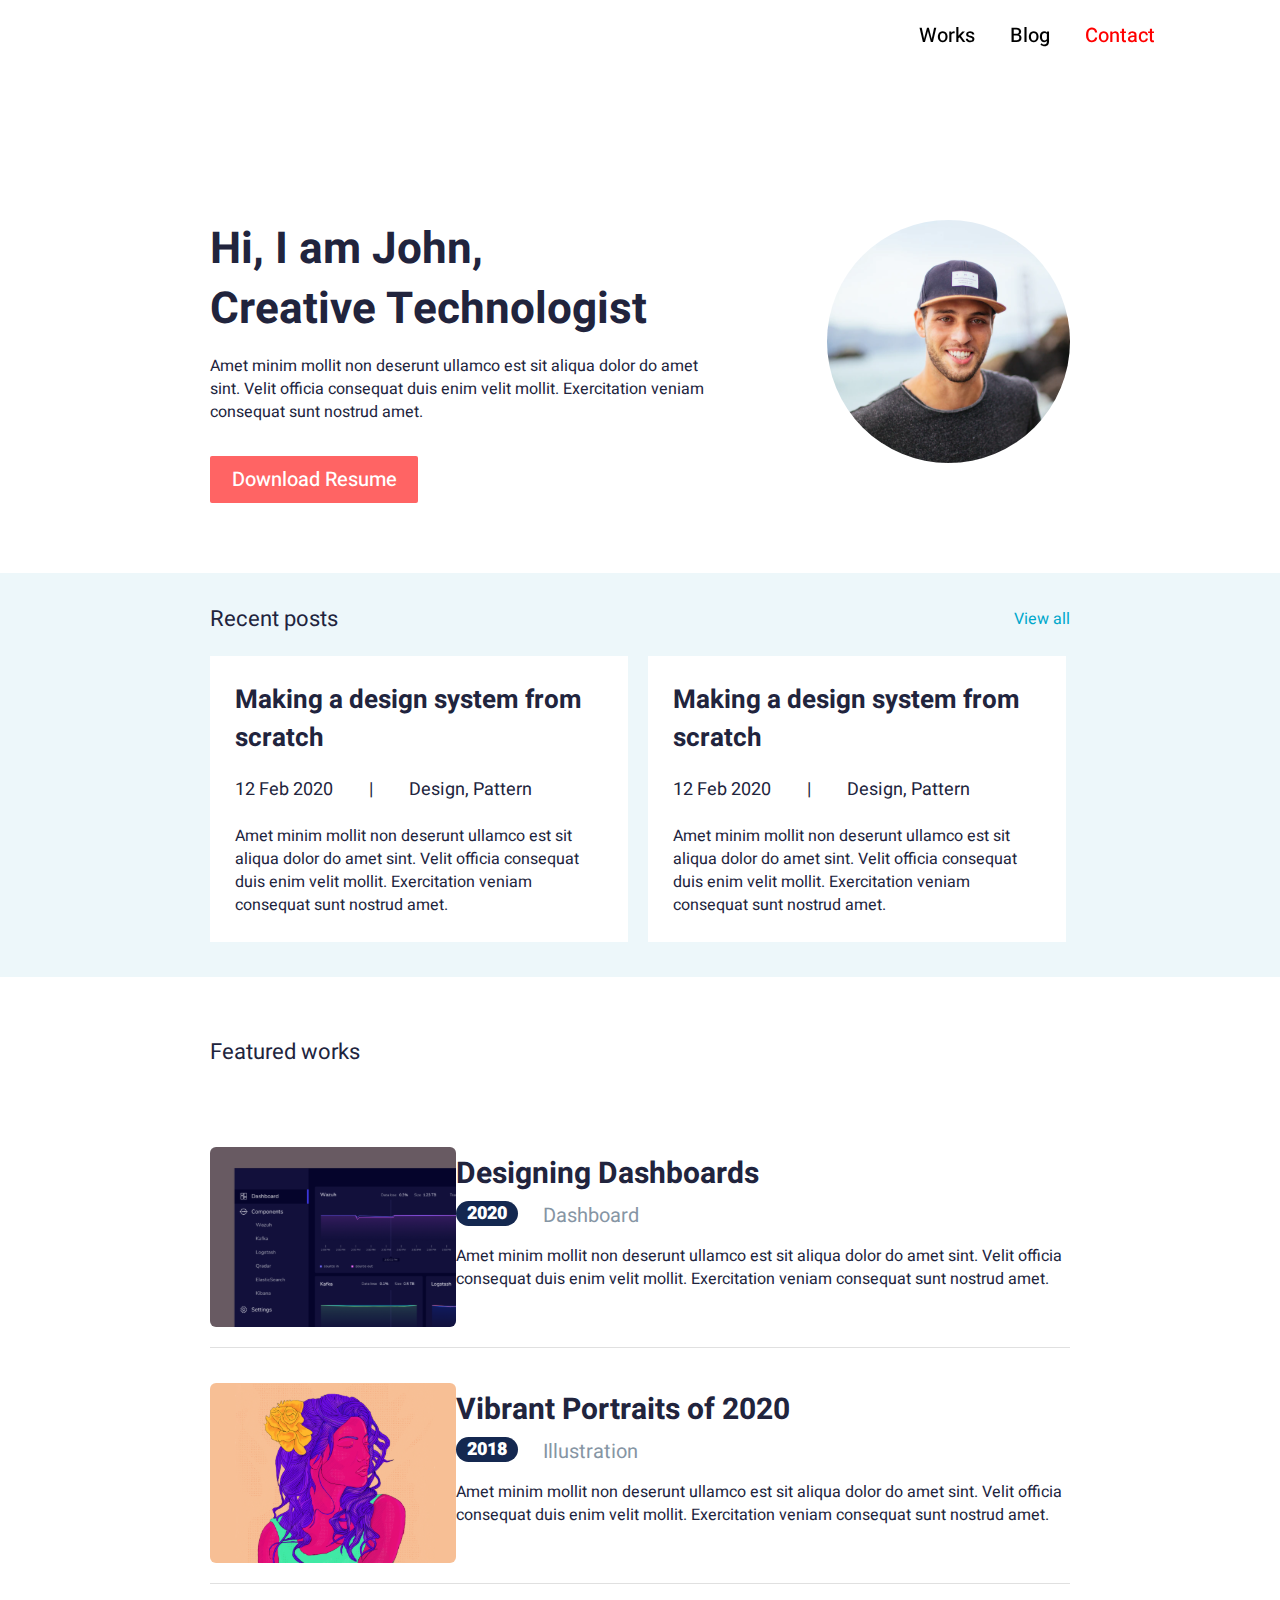
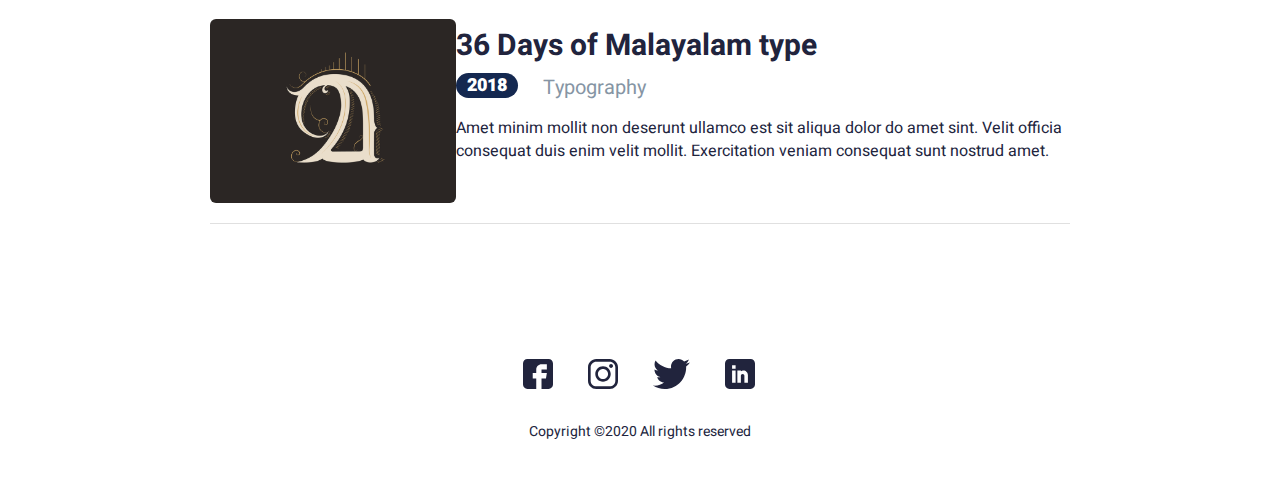
<file: index.html>
<!DOCTYPE html>
<html lang="en">

<head>
    <meta charset="UTF-8">
    <meta http-equiv="X-UA-Compatible" content="IE=edge">
    <meta name="viewport" content="width=device-width, initial-scale=1.0">
    <link rel="stylesheet" href="css/style.css">
    <link rel="shortcut icon" href="img/favicon.ico" type="image/x-icon">
    <title>John</title>
</head>

<body>
    <div class="wrapper">
        <header class="header">
            <div class="header-container">
                <div class="header__menu menu">
                    <div class="menu-icon icon-menu">
                        <span></span>
                    </div>
                    <nav class="menu__body">
                        <ul class="menu__list">
                            <li><a class="menu__link" href="work.html">Works</a></li>
                            <li><a class="menu__link" href="blog.html">Blog</a></li>
                            <li><a class="menu__link active-page" href="#">Contact</a></li>
                        </ul>
                    </nav>
                </div>
            </div>
        </header>
        <main class="page">
            <section class="hello">
                <div class="hello__content _container">
                    <div class="hello__row">
                        <div class="hello__info">
                            <h1 class="hello__info-tittle">Hi, I am John, <br>
                                Creative Technologist</h1>
                            <div class="hello__info-text">Amet minim mollit non deserunt ullamco est sit aliqua dolor do
                                amet <br> sint. Velit officia consequat duis enim velit mollit. Exercitation veniam <br>
                                consequat sunt nostrud amet.</div>
                            <a href="#" class="hello__info-btn">Download Resume</a>
                        </div>
                        <a href="#" class="hello__iamge">
                            <img src="img/Ellipse 1.svg" alt="">
                        </a>
                    </div>
                </div>
            </section>
            <section class="recent-posts">
                <div class="recent-posts--container _container">
                    <div class="recent-posts__head">
                        <div class="recent-posts__make">Recent posts</div>
                        <a href="#" class="recent-posts__all">View all</a>
                    </div>
                    <div class="recent-posts__main content-post">
                        <div class="content-post__row">
                            <div class="content-post__box box">
                                <h2 class="box__title">Making a design system from scratch</h2>
                                <div class="box__data">
                                    <p>12 Feb 2020 <span>|</span><a href="#">    Design, Pattern</a></p>
                                </div>
                                <div class="box__text">Amet minim mollit non deserunt ullamco est sit aliqua dolor do amet sint. Velit officia consequat duis enim velit mollit. Exercitation veniam consequat sunt nostrud amet.
                                </div>
                            </div>
                            <div class="content-post__box box">
                                <h2 class="box__title">Making a design system from scratch</h2>
                                <div class="box__data">
                                    <p>12 Feb 2020 <span>|</span><a href="#">    Design, Pattern</a></p>
                                </div>
                                <div class="box__text">Amet minim mollit non deserunt ullamco est sit aliqua dolor do amet sint. Velit officia consequat duis enim velit mollit. Exercitation veniam consequat sunt nostrud amet.
                                </div>
                            </div>
                        </div>
                    </div>
                </div>
            </section>
            <section class="featured">
                <div class="featured-container _container">
                    <h3 class="featured__title">Featured works</h3>
                    <ul class="featured__list">
                        <li class="featured__item item">
                            <a href="detail.html" class="item__image">
                                <img src="img/Rectangle 301.svg" alt="">
                            </a>
                            <div class="item__content">
                                <h2 class="item__title"><a href="detail.html">Designing Dashboards</a></h2>
                                <div class="item__data-desc">
                                    <div class="item__data-data"><a href="#">2020</a></div>
                                    <div class="item__data-main main-desc"><a href="#">Dashboard</a></div>
                                </div>
                                <div class="item__text">Amet minim mollit non deserunt ullamco est sit aliqua dolor do amet sint. Velit officia consequat duis enim velit mollit. Exercitation veniam consequat sunt nostrud amet.</div>
                            </div>
                        </li>
                        <li class="featured__item item">
                            <a href="#" class="item__image">
                                <img src="img/Rectangle 32.svg" alt="">
                            </a>
                            <div class="item__content">
                                <h2 class="item__title"><a href="#">Vibrant Portraits of 2020</a></h2>
                                <div class="item__data-desc">
                                    <div class="item__data-data"><a href="#">2018</a></div>
                                    <div class="item__data-main main-desc"><a href="#">Illustration</a></div>
                                </div>
                                <div class="item__text">Amet minim mollit non deserunt ullamco est sit aliqua dolor do amet sint. Velit officia consequat duis enim velit mollit. Exercitation veniam consequat sunt nostrud amet.</div>
                            </div>
                        </li>
                        <li class="featured__item item">
                            <a href="#" class="item__image">
                                <img src="img/Rectangle 34.svg" alt="">
                            </a>
                            <div class="item__content">
                                <h2 class="item__title"><a href="#">36 Days of Malayalam type</a></h2>
                                <div class="item__data-desc">
                                    <div class="item__data-data"><a href="#">2018</a></div>
                                    <div class="item__data-main main-desc"><a href="#">Typography</a></div>
                                </div>
                                <div class="item__text">Amet minim mollit non deserunt ullamco est sit aliqua dolor do amet sint. Velit officia consequat duis enim velit mollit. Exercitation veniam consequat sunt nostrud amet.</div>
                            </div>
                        </li>
                    </ul>
                </div>
            </section>
        </main>
        <footer class="footer">
            <div class="footer__social">
                <a href="#" class="footer__image">
                    <svg class="footer__fb" width="30" height="30" viewBox="0 0 30 30" fill="none" xmlns="http://www.w3.org/2000/svg">
                        <path d="M25.6055 0H4.39453C1.97159 0 0 1.97159 0 4.39453V25.6055C0 28.0284 1.97159 30 4.39453 30H13.2422V19.3945H9.72656V14.1211H13.2422V10.5469C13.2422 7.63893 15.6077 5.27344 18.5156 5.27344H23.8477V10.5469H18.5156V14.1211H23.8477L22.9688 19.3945H18.5156V30H25.6055C28.0284 30 30 28.0284 30 25.6055V4.39453C30 1.97159 28.0284 0 25.6055 0Z" fill="#21243D"/>
                        </svg>
                </a>
                <a href="#"  class="footer__image">
                    <svg class="footer__inst" width="30" height="30" viewBox="0 0 30 30" fill="none" xmlns="http://www.w3.org/2000/svg">
                        <path d="M21.7209 0H8.27874C3.71384 0 0 3.71402 0 8.27892V21.7211C0 26.2862 3.71384 30 8.27874 30H21.7209C26.2862 30 30 26.286 30 21.7211V8.27892C30.0002 3.71402 26.2862 0 21.7209 0ZM27.3384 21.7211C27.3384 24.8185 24.8185 27.3383 21.7211 27.3383H8.27874C5.18153 27.3384 2.66175 24.8185 2.66175 21.7211V8.27892C2.66175 5.18171 5.18153 2.66175 8.27874 2.66175H21.7209C24.8183 2.66175 27.3383 5.18171 27.3383 8.27892V21.7211H27.3384Z" fill="#21243D"/>
                        <path d="M15 7.27014C10.7375 7.27014 7.26978 10.7379 7.26978 15.0004C7.26978 19.2627 10.7375 22.7303 15 22.7303C19.2625 22.7303 22.7303 19.2627 22.7303 15.0004C22.7303 10.7379 19.2625 7.27014 15 7.27014ZM15 20.0683C12.2054 20.0683 9.93152 17.7949 9.93152 15.0002C9.93152 12.2054 12.2052 9.93171 15 9.93171C17.7948 9.93171 20.0685 12.2054 20.0685 15.0002C20.0685 17.7949 17.7947 20.0683 15 20.0683Z" fill="#21243D"/>
                        <path d="M23.0545 5.01318C22.5417 5.01318 22.0379 5.2208 21.6757 5.58457C21.3118 5.94657 21.1025 6.45053 21.1025 6.96513C21.1025 7.47814 21.3119 7.98192 21.6757 8.34569C22.0377 8.70769 22.5417 8.91708 23.0545 8.91708C23.5691 8.91708 24.0713 8.70769 24.435 8.34569C24.7988 7.98192 25.0064 7.47796 25.0064 6.96513C25.0064 6.45053 24.7988 5.94657 24.435 5.58457C24.073 5.2208 23.5691 5.01318 23.0545 5.01318Z" fill="#21243D"/>
                        </svg>
                </a>
                <a href="#"  class="footer__image">
                    <svg class="footer__tweet" width="37" height="30" viewBox="0 0 37 30" fill="none" xmlns="http://www.w3.org/2000/svg">
                        <path d="M36.9231 3.55154C35.55 4.15385 34.0869 4.55308 32.5615 4.74692C34.1308 3.81 35.3285 2.33769 35.8915 0.563077C34.4285 1.43538 32.8131 2.05154 31.0915 2.39538C29.7023 0.916154 27.7223 0 25.5623 0C21.3715 0 17.9977 3.40154 17.9977 7.57154C17.9977 8.17154 18.0485 8.74846 18.1731 9.29769C11.88 8.99077 6.31154 5.97462 2.57077 1.38C1.91769 2.51308 1.53462 3.81 1.53462 5.20615C1.53462 7.82769 2.88462 10.1515 4.89692 11.4969C3.68077 11.4738 2.48769 11.1208 1.47692 10.5646C1.47692 10.5877 1.47692 10.6177 1.47692 10.6477C1.47692 14.3262 4.10077 17.3815 7.54154 18.0854C6.92538 18.2538 6.25385 18.3346 5.55692 18.3346C5.07231 18.3346 4.58308 18.3069 4.12385 18.2054C5.10462 21.2031 7.88769 23.4069 11.1969 23.4785C8.62154 25.4931 5.35154 26.7069 1.81154 26.7069C1.19077 26.7069 0.595385 26.6792 0 26.6031C3.35308 28.7654 7.32692 30 11.6123 30C25.5415 30 33.1569 18.4615 33.1569 8.46C33.1569 8.12538 33.1454 7.80231 33.1292 7.48154C34.6315 6.41538 35.8938 5.08385 36.9231 3.55154Z" fill="#21243D"/>
                        </svg>
                </a>
                <a href="#"  class="footer__image">
                    <svg class="footer__noname" width="30" height="30" viewBox="0 0 30 30" fill="none" xmlns="http://www.w3.org/2000/svg">
                        <path d="M25.6055 0H4.39453C1.97159 0 0 1.97159 0 4.39453V25.6055C0 28.0284 1.97159 30 4.39453 30H25.6055C28.0284 30 30 28.0284 30 25.6055V4.39453C30 1.97159 28.0284 0 25.6055 0ZM10.6055 23.7891H7.08984V11.4844H10.6055V23.7891ZM10.6055 9.72656H7.08984V6.21094H10.6055V9.72656ZM22.9102 23.7891H19.3945V16.7578C19.3945 15.7887 18.6058 15 17.6367 15C16.6676 15 15.8789 15.7887 15.8789 16.7578V23.7891H12.3633V11.4844H15.8789V12.147C16.7999 11.8607 17.3982 11.4844 18.5156 11.4844C20.8999 11.4869 22.9102 13.6258 22.9102 16.1536V23.7891Z" fill="#21243D"/>
                        </svg>
                        
                </a>
            </div>
            <div class="footer__copy">Copyright ©2020 All rights reserved </div>
        </footer>
    </div>
    <script src="js/script.js"></script>
</body>

</html>
</file>
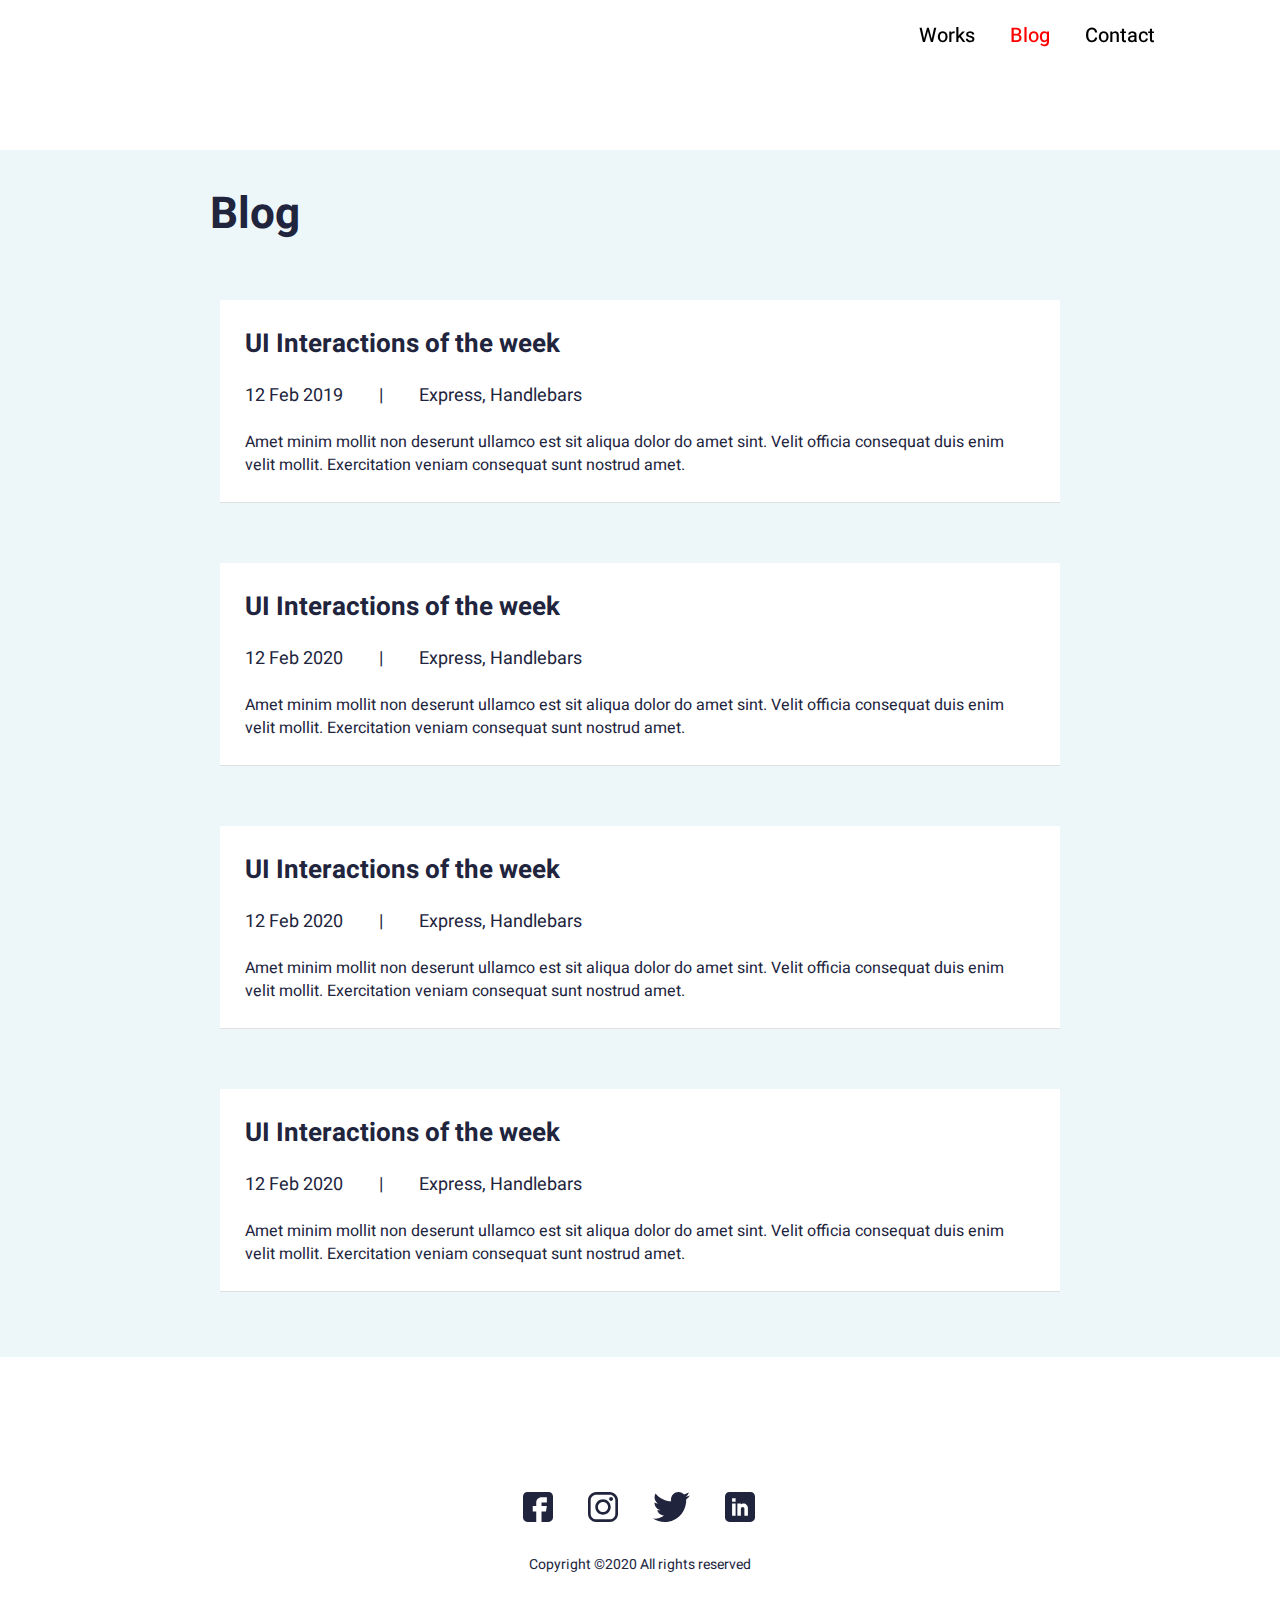
<file: blog.html>
<!DOCTYPE html>
<html lang="en">
<head>
    <meta charset="UTF-8">
    <meta http-equiv="X-UA-Compatible" content="IE=edge">
    <meta name="viewport" content="width=device-width, initial-scale=1.0">
    <link rel="stylesheet" href="css/style.css">
    <link rel="shortcut icon" href="img/favicon.ico" type="image/x-icon">
    <title>My Blog</title>
</head>
<body>
    <div class="wrapper">
        <header class="header">
            <div class="header-container">
                <div class="header__menu menu">
                    <div class="menu-icon icon-menu">
                        <span></span>
                    </div>
                    <nav class="menu__body">
                        <ul class="menu__list">
                            <li><a class="menu__link" href="work.html">Works</a></li>
                            <li><a class="menu__link active-page" href="#">Blog</a></li>
                            <li><a class="menu__link" href="index.html">Contact</a></li>
                        </ul>
                    </nav>
                </div>
            </div>
        </header>
        <main class="page">
            <section class="recent-posts recent-posts-blog">
                <div class="recent-posts--container _container">
                    <div class="recent-posts__head">
                        <h1 class="recent-posts__head--title">Blog</h1>
                    </div>
                    <div class="recent-posts__main content-post">
                        <div class="content-post__row content-post__row-blog">
                            <div class="content-post__box box box-blog">
                                <h2 class="box__title">UI Interactions of the week</h2>
                                <div class="box__data">
                                    <p>12 Feb 2019 <span>|</span><a href="#">    Express, Handlebars</a></p>
                                </div>
                                <div class="box__text"><p>Amet minim mollit non deserunt ullamco est sit aliqua dolor do amet sint. Velit officia consequat duis enim velit mollit. Exercitation veniam consequat sunt nostrud amet.</p>
                                </div>
                            </div>
                            <div class="content-post__box box box-blog">
                                <h2 class="box__title">UI Interactions of the week</h2>
                                <div class="box__data">
                                    <p>12 Feb 2020 <span>|</span><a href="#">    Express, Handlebars</a></p>
                                </div>
                                <div class="box__text"><p>Amet minim mollit non deserunt ullamco est sit aliqua dolor do amet sint. Velit officia consequat duis enim velit mollit. Exercitation veniam consequat sunt nostrud amet.</p>
                                </div>
                            </div>
                            <div class="content-post__box box box-blog">
                                <h2 class="box__title">UI Interactions of the week</h2>
                                <div class="box__data">
                                    <p>12 Feb 2020 <span>|</span><a href="#">    Express, Handlebars</a></p>
                                </div>
                                <div class="box__text"><p>Amet minim mollit non deserunt ullamco est sit aliqua dolor do amet sint. Velit officia consequat duis enim velit mollit. Exercitation veniam consequat sunt nostrud amet.</p>
                                </div>
                            </div>
                            <div class="content-post__box box box-blog">
                                <h2 class="box__title">UI Interactions of the week</h2>
                                <div class="box__data">
                                    <p>12 Feb 2020 <span>|</span><a href="#">    Express, Handlebars</a></p>
                                </div>
                                <div class="box__text"><p>Amet minim mollit non deserunt ullamco est sit aliqua dolor do amet sint. Velit officia consequat duis enim velit mollit. Exercitation veniam consequat sunt nostrud amet.</p>
                                </div>
                            </div>
                        </div>
                    </div>
                </div>
            </section>
        </main>
        <footer class="footer">
            <div class="footer__social">
                <a href="#" class="footer__image">
                    <svg class="footer__fb" width="30" height="30" viewBox="0 0 30 30" fill="none" xmlns="http://www.w3.org/2000/svg">
                        <path d="M25.6055 0H4.39453C1.97159 0 0 1.97159 0 4.39453V25.6055C0 28.0284 1.97159 30 4.39453 30H13.2422V19.3945H9.72656V14.1211H13.2422V10.5469C13.2422 7.63893 15.6077 5.27344 18.5156 5.27344H23.8477V10.5469H18.5156V14.1211H23.8477L22.9688 19.3945H18.5156V30H25.6055C28.0284 30 30 28.0284 30 25.6055V4.39453C30 1.97159 28.0284 0 25.6055 0Z" fill="#21243D"/>
                        </svg>
                </a>
                <a href="#"  class="footer__image">
                    <svg class="footer__inst" width="30" height="30" viewBox="0 0 30 30" fill="none" xmlns="http://www.w3.org/2000/svg">
                        <path d="M21.7209 0H8.27874C3.71384 0 0 3.71402 0 8.27892V21.7211C0 26.2862 3.71384 30 8.27874 30H21.7209C26.2862 30 30 26.286 30 21.7211V8.27892C30.0002 3.71402 26.2862 0 21.7209 0ZM27.3384 21.7211C27.3384 24.8185 24.8185 27.3383 21.7211 27.3383H8.27874C5.18153 27.3384 2.66175 24.8185 2.66175 21.7211V8.27892C2.66175 5.18171 5.18153 2.66175 8.27874 2.66175H21.7209C24.8183 2.66175 27.3383 5.18171 27.3383 8.27892V21.7211H27.3384Z" fill="#21243D"/>
                        <path d="M15 7.27014C10.7375 7.27014 7.26978 10.7379 7.26978 15.0004C7.26978 19.2627 10.7375 22.7303 15 22.7303C19.2625 22.7303 22.7303 19.2627 22.7303 15.0004C22.7303 10.7379 19.2625 7.27014 15 7.27014ZM15 20.0683C12.2054 20.0683 9.93152 17.7949 9.93152 15.0002C9.93152 12.2054 12.2052 9.93171 15 9.93171C17.7948 9.93171 20.0685 12.2054 20.0685 15.0002C20.0685 17.7949 17.7947 20.0683 15 20.0683Z" fill="#21243D"/>
                        <path d="M23.0545 5.01318C22.5417 5.01318 22.0379 5.2208 21.6757 5.58457C21.3118 5.94657 21.1025 6.45053 21.1025 6.96513C21.1025 7.47814 21.3119 7.98192 21.6757 8.34569C22.0377 8.70769 22.5417 8.91708 23.0545 8.91708C23.5691 8.91708 24.0713 8.70769 24.435 8.34569C24.7988 7.98192 25.0064 7.47796 25.0064 6.96513C25.0064 6.45053 24.7988 5.94657 24.435 5.58457C24.073 5.2208 23.5691 5.01318 23.0545 5.01318Z" fill="#21243D"/>
                        </svg>
                </a>
                <a href="#"  class="footer__image">
                    <svg class="footer__tweet" width="37" height="30" viewBox="0 0 37 30" fill="none" xmlns="http://www.w3.org/2000/svg">
                        <path d="M36.9231 3.55154C35.55 4.15385 34.0869 4.55308 32.5615 4.74692C34.1308 3.81 35.3285 2.33769 35.8915 0.563077C34.4285 1.43538 32.8131 2.05154 31.0915 2.39538C29.7023 0.916154 27.7223 0 25.5623 0C21.3715 0 17.9977 3.40154 17.9977 7.57154C17.9977 8.17154 18.0485 8.74846 18.1731 9.29769C11.88 8.99077 6.31154 5.97462 2.57077 1.38C1.91769 2.51308 1.53462 3.81 1.53462 5.20615C1.53462 7.82769 2.88462 10.1515 4.89692 11.4969C3.68077 11.4738 2.48769 11.1208 1.47692 10.5646C1.47692 10.5877 1.47692 10.6177 1.47692 10.6477C1.47692 14.3262 4.10077 17.3815 7.54154 18.0854C6.92538 18.2538 6.25385 18.3346 5.55692 18.3346C5.07231 18.3346 4.58308 18.3069 4.12385 18.2054C5.10462 21.2031 7.88769 23.4069 11.1969 23.4785C8.62154 25.4931 5.35154 26.7069 1.81154 26.7069C1.19077 26.7069 0.595385 26.6792 0 26.6031C3.35308 28.7654 7.32692 30 11.6123 30C25.5415 30 33.1569 18.4615 33.1569 8.46C33.1569 8.12538 33.1454 7.80231 33.1292 7.48154C34.6315 6.41538 35.8938 5.08385 36.9231 3.55154Z" fill="#21243D"/>
                        </svg>
                </a>
                <a href="#"  class="footer__image">
                    <svg class="footer__noname" width="30" height="30" viewBox="0 0 30 30" fill="none" xmlns="http://www.w3.org/2000/svg">
                        <path d="M25.6055 0H4.39453C1.97159 0 0 1.97159 0 4.39453V25.6055C0 28.0284 1.97159 30 4.39453 30H25.6055C28.0284 30 30 28.0284 30 25.6055V4.39453C30 1.97159 28.0284 0 25.6055 0ZM10.6055 23.7891H7.08984V11.4844H10.6055V23.7891ZM10.6055 9.72656H7.08984V6.21094H10.6055V9.72656ZM22.9102 23.7891H19.3945V16.7578C19.3945 15.7887 18.6058 15 17.6367 15C16.6676 15 15.8789 15.7887 15.8789 16.7578V23.7891H12.3633V11.4844H15.8789V12.147C16.7999 11.8607 17.3982 11.4844 18.5156 11.4844C20.8999 11.4869 22.9102 13.6258 22.9102 16.1536V23.7891Z" fill="#21243D"/>
                        </svg>
                        
                </a>
            </div>
            <div class="footer__copy">Copyright ©2020 All rights reserved </div>
        </footer>
    </div>
    <script src="js/script.js"></script>
</body>
</html>
</file>
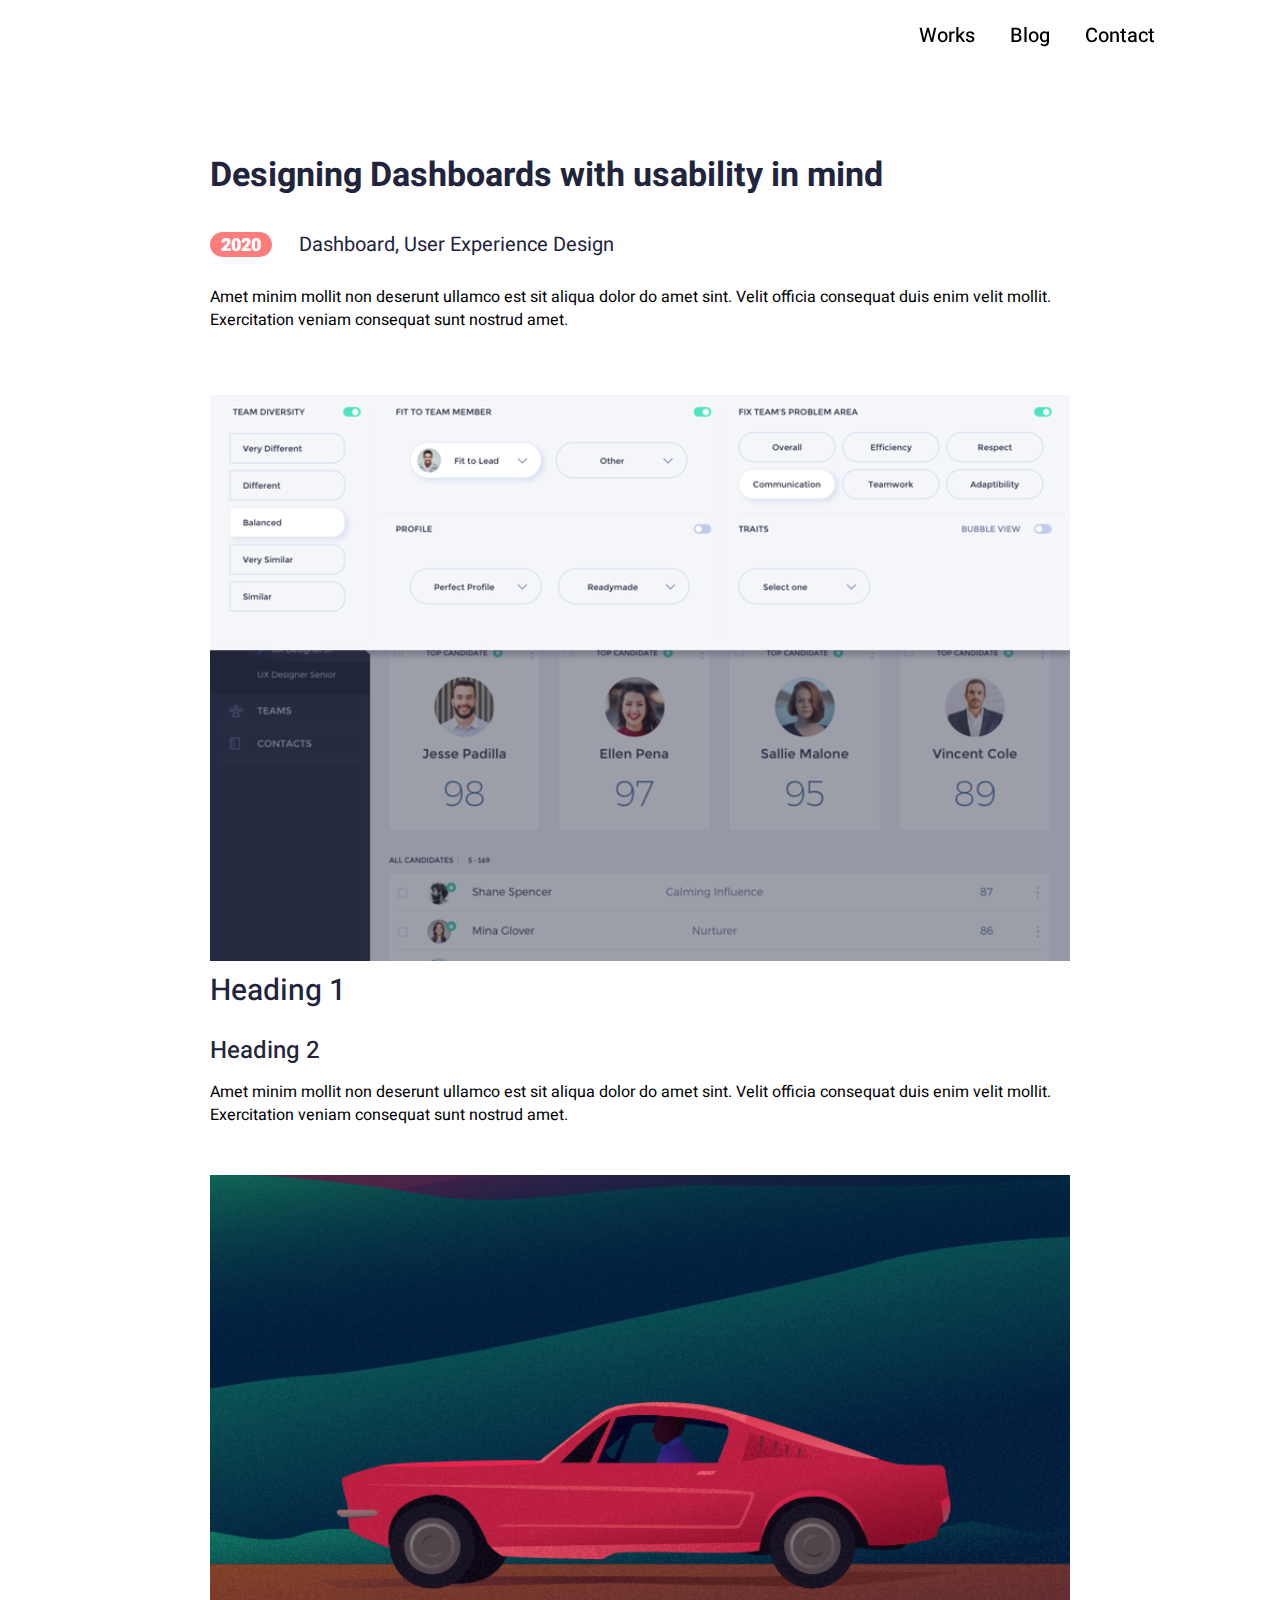
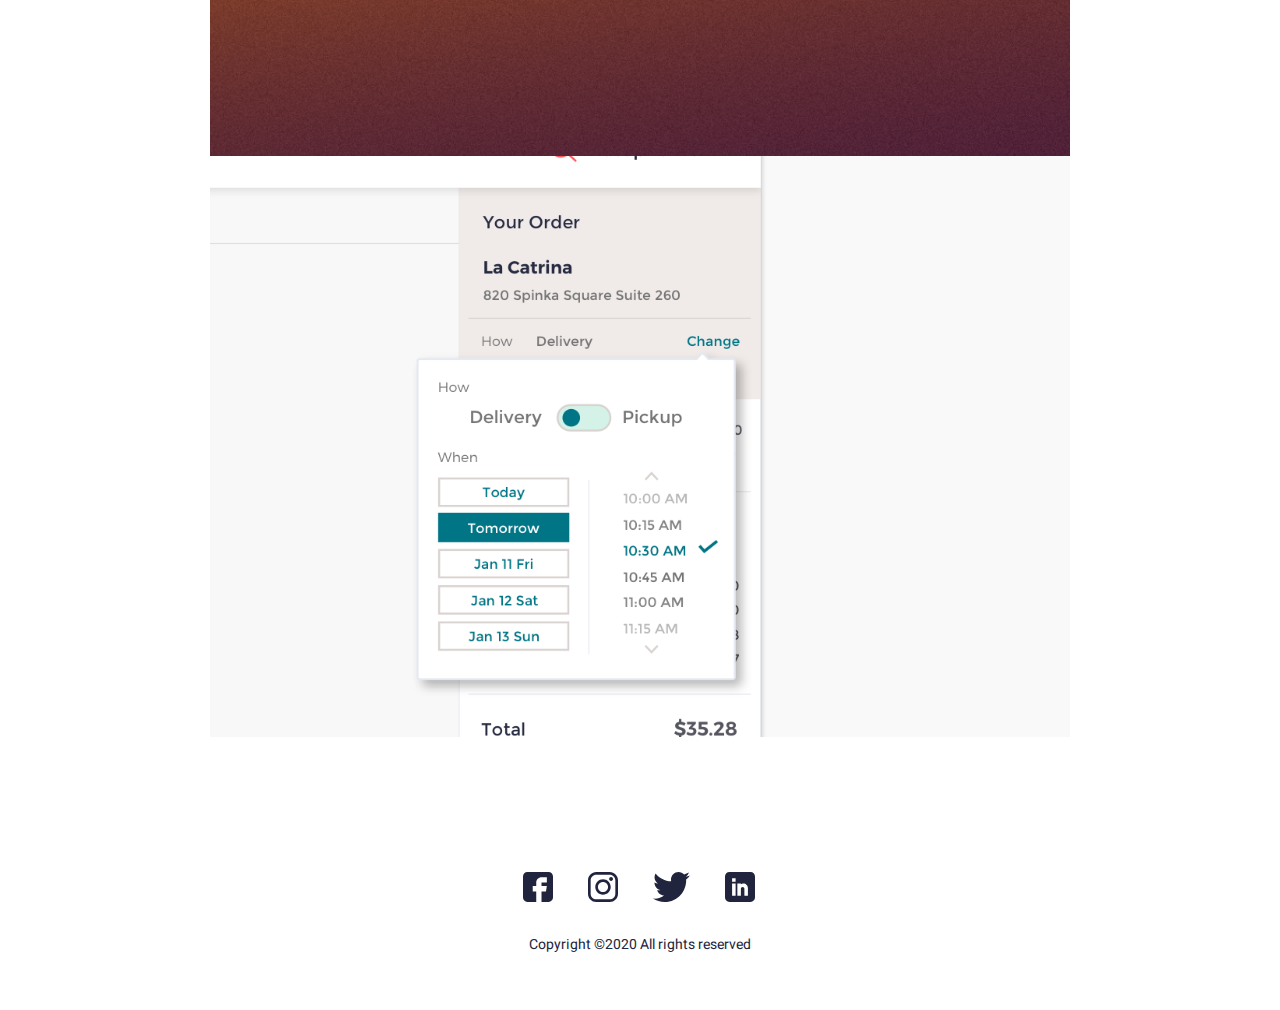
<file: detail.html>
<!DOCTYPE html>
<html lang="en">
<head>
    <meta charset="UTF-8">
    <meta http-equiv="X-UA-Compatible" content="IE=edge">
    <meta name="viewport" content="width=device-width, initial-scale=1.0">
    <link rel="stylesheet" href="css/style.css">
    <link rel="shortcut icon" href="img/favicon.ico" type="image/x-icon">
    <title>Work-Detail</title>
</head>
<body>
    <div class="wrapper">
        <header class="header">
            <div class="header-container">
                <div class="header__menu menu">
                    <div class="menu-icon icon-menu">
                        <span></span>
                    </div>
                    <nav class="menu__body">
                        <ul class="menu__list">
                            <li><a class="menu__link" href="work.html">Works</a></li>
                            <li><a class="menu__link" href="blog.html">Blog</a></li>
                            <li><a class="menu__link" href="index.html">Contact</a></li>
                        </ul>
                    </nav>
                </div>
            </div>
        </header>
        <main class="page">
            <section class="detail">
                <div class="detail-container _container">
                    <h1 class="detail__title">Designing Dashboards with usability in mind</h1>
                    <div class="detail__data">
                        <div class="detail__data-data"><p>2020</p></div>
                        <div class="detail__data-text"><span>Dashboard, User Experience Design</span></div>
                    </div>
                    <div class="detail__text">
                        Amet minim mollit non deserunt ullamco est sit aliqua dolor do amet sint. Velit officia consequat duis enim velit mollit. Exercitation veniam consequat sunt nostrud amet.
                    </div>
                    <div class="detail__image">
                        <img src="img/Rectangle 4.svg" alt="">
                    </div>
                    <div class="detail__subtitle">Heading 1</div>
                    <div class="detail__sub-subtitle">Heading 2</div>
                    <div class="detail__text detail__text-lm">Amet minim mollit non deserunt ullamco est sit aliqua dolor do amet sint. Velit officia consequat duis enim velit mollit. Exercitation veniam consequat sunt nostrud amet.</div>
                    <div class="detail__image">
                        <img src="img/Rectangle 5.svg" alt="">
                    </div>
                    <div class="detail__image">
                        <img src="img/Rectangle 6.svg" alt="">
                    </div>
                </div>
            </section>
        </main>
        <footer class="footer">
            <div class="footer__social">
                <a href="#" class="footer__image">
                    <svg class="footer__fb" width="30" height="30" viewBox="0 0 30 30" fill="none" xmlns="http://www.w3.org/2000/svg">
                        <path d="M25.6055 0H4.39453C1.97159 0 0 1.97159 0 4.39453V25.6055C0 28.0284 1.97159 30 4.39453 30H13.2422V19.3945H9.72656V14.1211H13.2422V10.5469C13.2422 7.63893 15.6077 5.27344 18.5156 5.27344H23.8477V10.5469H18.5156V14.1211H23.8477L22.9688 19.3945H18.5156V30H25.6055C28.0284 30 30 28.0284 30 25.6055V4.39453C30 1.97159 28.0284 0 25.6055 0Z" fill="#21243D"/>
                        </svg>
                </a>
                <a href="#"  class="footer__image">
                    <svg class="footer__inst" width="30" height="30" viewBox="0 0 30 30" fill="none" xmlns="http://www.w3.org/2000/svg">
                        <path d="M21.7209 0H8.27874C3.71384 0 0 3.71402 0 8.27892V21.7211C0 26.2862 3.71384 30 8.27874 30H21.7209C26.2862 30 30 26.286 30 21.7211V8.27892C30.0002 3.71402 26.2862 0 21.7209 0ZM27.3384 21.7211C27.3384 24.8185 24.8185 27.3383 21.7211 27.3383H8.27874C5.18153 27.3384 2.66175 24.8185 2.66175 21.7211V8.27892C2.66175 5.18171 5.18153 2.66175 8.27874 2.66175H21.7209C24.8183 2.66175 27.3383 5.18171 27.3383 8.27892V21.7211H27.3384Z" fill="#21243D"/>
                        <path d="M15 7.27014C10.7375 7.27014 7.26978 10.7379 7.26978 15.0004C7.26978 19.2627 10.7375 22.7303 15 22.7303C19.2625 22.7303 22.7303 19.2627 22.7303 15.0004C22.7303 10.7379 19.2625 7.27014 15 7.27014ZM15 20.0683C12.2054 20.0683 9.93152 17.7949 9.93152 15.0002C9.93152 12.2054 12.2052 9.93171 15 9.93171C17.7948 9.93171 20.0685 12.2054 20.0685 15.0002C20.0685 17.7949 17.7947 20.0683 15 20.0683Z" fill="#21243D"/>
                        <path d="M23.0545 5.01318C22.5417 5.01318 22.0379 5.2208 21.6757 5.58457C21.3118 5.94657 21.1025 6.45053 21.1025 6.96513C21.1025 7.47814 21.3119 7.98192 21.6757 8.34569C22.0377 8.70769 22.5417 8.91708 23.0545 8.91708C23.5691 8.91708 24.0713 8.70769 24.435 8.34569C24.7988 7.98192 25.0064 7.47796 25.0064 6.96513C25.0064 6.45053 24.7988 5.94657 24.435 5.58457C24.073 5.2208 23.5691 5.01318 23.0545 5.01318Z" fill="#21243D"/>
                        </svg>
                </a>
                <a href="#"  class="footer__image">
                    <svg class="footer__tweet" width="37" height="30" viewBox="0 0 37 30" fill="none" xmlns="http://www.w3.org/2000/svg">
                        <path d="M36.9231 3.55154C35.55 4.15385 34.0869 4.55308 32.5615 4.74692C34.1308 3.81 35.3285 2.33769 35.8915 0.563077C34.4285 1.43538 32.8131 2.05154 31.0915 2.39538C29.7023 0.916154 27.7223 0 25.5623 0C21.3715 0 17.9977 3.40154 17.9977 7.57154C17.9977 8.17154 18.0485 8.74846 18.1731 9.29769C11.88 8.99077 6.31154 5.97462 2.57077 1.38C1.91769 2.51308 1.53462 3.81 1.53462 5.20615C1.53462 7.82769 2.88462 10.1515 4.89692 11.4969C3.68077 11.4738 2.48769 11.1208 1.47692 10.5646C1.47692 10.5877 1.47692 10.6177 1.47692 10.6477C1.47692 14.3262 4.10077 17.3815 7.54154 18.0854C6.92538 18.2538 6.25385 18.3346 5.55692 18.3346C5.07231 18.3346 4.58308 18.3069 4.12385 18.2054C5.10462 21.2031 7.88769 23.4069 11.1969 23.4785C8.62154 25.4931 5.35154 26.7069 1.81154 26.7069C1.19077 26.7069 0.595385 26.6792 0 26.6031C3.35308 28.7654 7.32692 30 11.6123 30C25.5415 30 33.1569 18.4615 33.1569 8.46C33.1569 8.12538 33.1454 7.80231 33.1292 7.48154C34.6315 6.41538 35.8938 5.08385 36.9231 3.55154Z" fill="#21243D"/>
                        </svg>
                </a>
                <a href="#"  class="footer__image">
                    <svg class="footer__noname" width="30" height="30" viewBox="0 0 30 30" fill="none" xmlns="http://www.w3.org/2000/svg">
                        <path d="M25.6055 0H4.39453C1.97159 0 0 1.97159 0 4.39453V25.6055C0 28.0284 1.97159 30 4.39453 30H25.6055C28.0284 30 30 28.0284 30 25.6055V4.39453C30 1.97159 28.0284 0 25.6055 0ZM10.6055 23.7891H7.08984V11.4844H10.6055V23.7891ZM10.6055 9.72656H7.08984V6.21094H10.6055V9.72656ZM22.9102 23.7891H19.3945V16.7578C19.3945 15.7887 18.6058 15 17.6367 15C16.6676 15 15.8789 15.7887 15.8789 16.7578V23.7891H12.3633V11.4844H15.8789V12.147C16.7999 11.8607 17.3982 11.4844 18.5156 11.4844C20.8999 11.4869 22.9102 13.6258 22.9102 16.1536V23.7891Z" fill="#21243D"/>
                        </svg>
                        
                </a>
            </div>
            <div class="footer__copy">Copyright ©2020 All rights reserved </div>
        </footer>
    </div>
    <script src="js/script.js"></script>
</body>
</html>
</file>
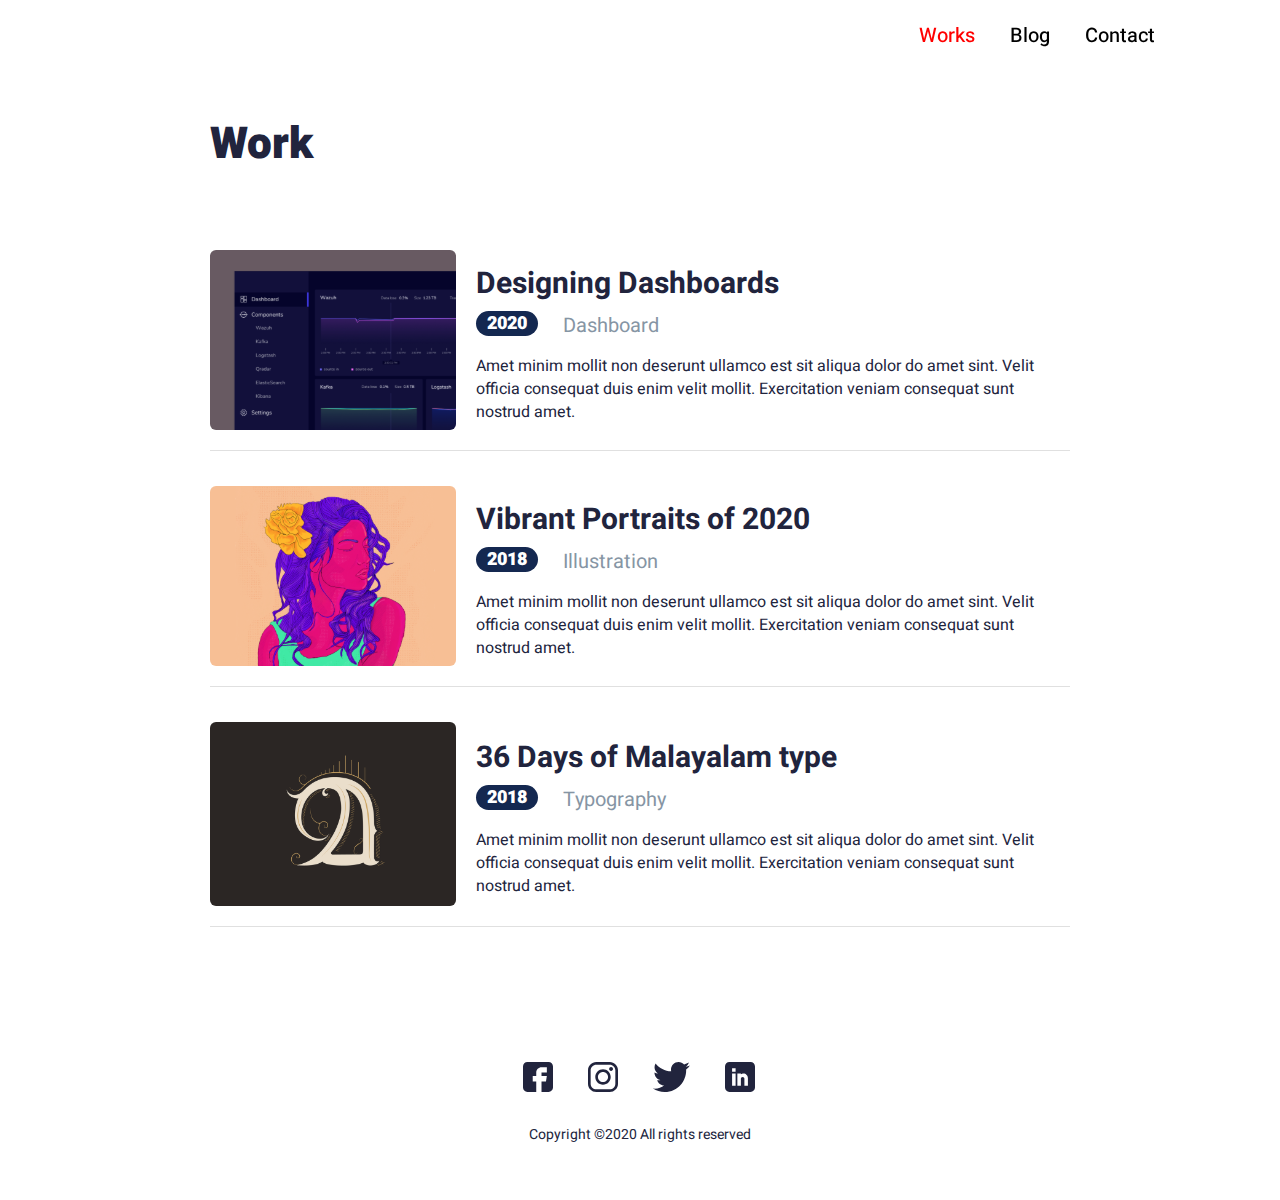
<file: work.html>
<!DOCTYPE html>
<html lang="en">
<head>
    <meta charset="UTF-8">
    <meta http-equiv="X-UA-Compatible" content="IE=edge">
    <meta name="viewport" content="width=device-width, initial-scale=1.0">
    <link rel="stylesheet" href="css/style.css">
    <link rel="shortcut icon" href="img/favicon.ico" type="image/x-icon">
    <title>Work</title>
</head>
<body>
    <div class="wrapper">
        <header class="header">
            <div class="header-container">
                <div class="header__menu menu">
                    <div class="menu-icon icon-menu">
                        <span></span>
                    </div>
                    <nav class="menu__body">
                        <ul class="menu__list">
                            <li><a class="menu__link active-page" href="">Works</a></li>
                            <li><a class="menu__link" href="blog.html">Blog</a></li>
                            <li><a class="menu__link" href="index.html">Contact</a></li>
                        </ul>
                    </nav>
                </div>
            </div>
        </header>
        <main class="page">
            <section class="featured">
                <div class="featured-container _container">
                    <h1 class="featured__title featured__title-work">Work</h1>
                    <ul class="featured__list featured__list-work">
                        <li class="featured__item item item-work">
                            <a href="detail.html" class="item__image-work">
                                <img src="img/Rectangle 301.svg" alt="">
                            </a>
                            <div class="item__content">
                                <div class="item__title"><a href="detail.html">Designing Dashboards</a></div>
                                <div class="item__data-desc">
                                    <div class="item__data-data"><a href="#">2020</a></div>
                                    <div class="item__data-main main-desc"><a href="#">Dashboard</a></div>
                                </div>
                                <div class="item__text">Amet minim mollit non deserunt ullamco est sit aliqua dolor do amet sint. Velit officia consequat duis enim velit mollit. Exercitation veniam consequat sunt nostrud amet.</div>
                            </div>
                        </li>
                        <li class="featured__item item item-work">
                            <a href="#" class="item__image item__image-work">
                                <img src="img/Rectangle 32.svg" alt="">
                            </a>
                            <div class="item__content">
                                <h2 class="item__title"><a href="#">Vibrant Portraits of 2020</a></h2>
                                <div class="item__data-desc">
                                    <div class="item__data-data"><a href="#">2018</a></div>
                                    <div class="item__data-main main-desc"><a href="#">Illustration</a></div>
                                </div>
                                <div class="item__text">Amet minim mollit non deserunt ullamco est sit aliqua dolor do amet sint. Velit officia consequat duis enim velit mollit. Exercitation veniam consequat sunt nostrud amet.</div>
                            </div>
                        </li>
                        <li class="featured__item item item-work">
                            <a href="#" class="item__image item__image-work">
                                <img src="img/Rectangle 34.svg" alt="">
                            </a>
                            <div class="item__content">
                                <div class="item__title"><a href="#">36 Days of Malayalam type</a></div>
                                <div class="item__data-desc">
                                    <div class="item__data-data"><a href="#">2018</a></div>
                                    <div class="item__data-main main-desc"><a href="#">Typography</a></div>
                                </div>
                                <div class="item__text">Amet minim mollit non deserunt ullamco est sit aliqua dolor do amet sint. Velit officia consequat duis enim velit mollit. Exercitation veniam consequat sunt nostrud amet.</div>
                            </div>
                        </li>
                    </ul>
                </div>
            </section>
        </main>
        <footer class="footer">
            <div class="footer__social">
                <a href="#" class="footer__image">
                    <svg class="footer__fb" width="30" height="30" viewBox="0 0 30 30" fill="none" xmlns="http://www.w3.org/2000/svg">
                        <path d="M25.6055 0H4.39453C1.97159 0 0 1.97159 0 4.39453V25.6055C0 28.0284 1.97159 30 4.39453 30H13.2422V19.3945H9.72656V14.1211H13.2422V10.5469C13.2422 7.63893 15.6077 5.27344 18.5156 5.27344H23.8477V10.5469H18.5156V14.1211H23.8477L22.9688 19.3945H18.5156V30H25.6055C28.0284 30 30 28.0284 30 25.6055V4.39453C30 1.97159 28.0284 0 25.6055 0Z" fill="#21243D"/>
                        </svg>
                </a>
                <a href="#"  class="footer__image">
                    <svg class="footer__inst" width="30" height="30" viewBox="0 0 30 30" fill="none" xmlns="http://www.w3.org/2000/svg">
                        <path d="M21.7209 0H8.27874C3.71384 0 0 3.71402 0 8.27892V21.7211C0 26.2862 3.71384 30 8.27874 30H21.7209C26.2862 30 30 26.286 30 21.7211V8.27892C30.0002 3.71402 26.2862 0 21.7209 0ZM27.3384 21.7211C27.3384 24.8185 24.8185 27.3383 21.7211 27.3383H8.27874C5.18153 27.3384 2.66175 24.8185 2.66175 21.7211V8.27892C2.66175 5.18171 5.18153 2.66175 8.27874 2.66175H21.7209C24.8183 2.66175 27.3383 5.18171 27.3383 8.27892V21.7211H27.3384Z" fill="#21243D"/>
                        <path d="M15 7.27014C10.7375 7.27014 7.26978 10.7379 7.26978 15.0004C7.26978 19.2627 10.7375 22.7303 15 22.7303C19.2625 22.7303 22.7303 19.2627 22.7303 15.0004C22.7303 10.7379 19.2625 7.27014 15 7.27014ZM15 20.0683C12.2054 20.0683 9.93152 17.7949 9.93152 15.0002C9.93152 12.2054 12.2052 9.93171 15 9.93171C17.7948 9.93171 20.0685 12.2054 20.0685 15.0002C20.0685 17.7949 17.7947 20.0683 15 20.0683Z" fill="#21243D"/>
                        <path d="M23.0545 5.01318C22.5417 5.01318 22.0379 5.2208 21.6757 5.58457C21.3118 5.94657 21.1025 6.45053 21.1025 6.96513C21.1025 7.47814 21.3119 7.98192 21.6757 8.34569C22.0377 8.70769 22.5417 8.91708 23.0545 8.91708C23.5691 8.91708 24.0713 8.70769 24.435 8.34569C24.7988 7.98192 25.0064 7.47796 25.0064 6.96513C25.0064 6.45053 24.7988 5.94657 24.435 5.58457C24.073 5.2208 23.5691 5.01318 23.0545 5.01318Z" fill="#21243D"/>
                        </svg>
                </a>
                <a href="#"  class="footer__image">
                    <svg class="footer__tweet" width="37" height="30" viewBox="0 0 37 30" fill="none" xmlns="http://www.w3.org/2000/svg">
                        <path d="M36.9231 3.55154C35.55 4.15385 34.0869 4.55308 32.5615 4.74692C34.1308 3.81 35.3285 2.33769 35.8915 0.563077C34.4285 1.43538 32.8131 2.05154 31.0915 2.39538C29.7023 0.916154 27.7223 0 25.5623 0C21.3715 0 17.9977 3.40154 17.9977 7.57154C17.9977 8.17154 18.0485 8.74846 18.1731 9.29769C11.88 8.99077 6.31154 5.97462 2.57077 1.38C1.91769 2.51308 1.53462 3.81 1.53462 5.20615C1.53462 7.82769 2.88462 10.1515 4.89692 11.4969C3.68077 11.4738 2.48769 11.1208 1.47692 10.5646C1.47692 10.5877 1.47692 10.6177 1.47692 10.6477C1.47692 14.3262 4.10077 17.3815 7.54154 18.0854C6.92538 18.2538 6.25385 18.3346 5.55692 18.3346C5.07231 18.3346 4.58308 18.3069 4.12385 18.2054C5.10462 21.2031 7.88769 23.4069 11.1969 23.4785C8.62154 25.4931 5.35154 26.7069 1.81154 26.7069C1.19077 26.7069 0.595385 26.6792 0 26.6031C3.35308 28.7654 7.32692 30 11.6123 30C25.5415 30 33.1569 18.4615 33.1569 8.46C33.1569 8.12538 33.1454 7.80231 33.1292 7.48154C34.6315 6.41538 35.8938 5.08385 36.9231 3.55154Z" fill="#21243D"/>
                        </svg>
                </a>
                <a href="#"  class="footer__image">
                    <svg class="footer__noname" width="30" height="30" viewBox="0 0 30 30" fill="none" xmlns="http://www.w3.org/2000/svg">
                        <path d="M25.6055 0H4.39453C1.97159 0 0 1.97159 0 4.39453V25.6055C0 28.0284 1.97159 30 4.39453 30H25.6055C28.0284 30 30 28.0284 30 25.6055V4.39453C30 1.97159 28.0284 0 25.6055 0ZM10.6055 23.7891H7.08984V11.4844H10.6055V23.7891ZM10.6055 9.72656H7.08984V6.21094H10.6055V9.72656ZM22.9102 23.7891H19.3945V16.7578C19.3945 15.7887 18.6058 15 17.6367 15C16.6676 15 15.8789 15.7887 15.8789 16.7578V23.7891H12.3633V11.4844H15.8789V12.147C16.7999 11.8607 17.3982 11.4844 18.5156 11.4844C20.8999 11.4869 22.9102 13.6258 22.9102 16.1536V23.7891Z" fill="#21243D"/>
                        </svg>
                        
                </a>
            </div>
            <div class="footer__copy">Copyright ©2020 All rights reserved </div>
        </footer>
    </div>
    <script src="js/script.js"></script>
</body>
</html>
</file>
<file: css/style.css>
@import url("https://fonts.googleapis.com/css2?family=Heebo:wght@400;500;700&display=swap");
* {
  padding: 0;
  margin: 0;
  border: 0;
}

*, *:before, *:after {
  -webkit-box-sizing: border-box;
  box-sizing: border-box;
}

:focus, :active {
  outline: none;
}

a:focus, a:active {
  outline: none;
}

nav, footer, header, aside {
  display: block;
}

html, body {
  height: 100%;
  width: 100%;
  font-size: 100%;
  line-height: 1;
  font-size: 14px;
  -ms-text-size-adjust: 100%;
  -moz-text-size-adjust: 100%;
  -webkit-text-size-adjust: 100%;
  font-family: Arial, "Helvetica Neue", Helvetica, sans-serif;
}

input, button, textarea {
  font-family: inherit;
}

input::-ms-clear {
  display: none;
}

button {
  cursor: pointer;
}

button::-moz-focus-inner {
  padding: 0;
  border: 0;
}

a, a:visited {
  text-decoration: none;
}

a:hover {
  text-decoration: none;
}

ul li {
  list-style: none;
}

img {
  vertical-align: top;
}

body._lock {
  overflow: hidden;
}

.wrapper {
  width: 100%;
  min-height: 100%;
  overflow: hidden;
  display: -webkit-box;
  display: -ms-flexbox;
  display: flex;
  -webkit-box-orient: vertical;
  -webkit-box-direction: normal;
      -ms-flex-direction: column;
          flex-direction: column;
}

.page {
  -webkit-box-flex: 1;
      -ms-flex: 1 1 auto;
          flex: 1 1 auto;
}

._container {
  max-width: 890px;
  margin: 0px auto;
  padding: 0px 15px;
}

.header {
  position: fixed;
  width: 100%;
  top: 0;
  left: 0;
  z-index: 100;
}

.header-container {
  max-width: 1100px;
  margin: 0px auto;
}

.menu__body {
  height: 70px;
  display: -webkit-box;
  display: -ms-flexbox;
  display: flex;
  -webkit-box-align: center;
      -ms-flex-align: center;
          align-items: center;
  -webkit-box-pack: end;
      -ms-flex-pack: end;
          justify-content: flex-end;
}

.menu__list {
  display: -webkit-box;
  display: -ms-flexbox;
  display: flex;
}

.menu__link {
  font-family: Heebo;
  font-style: normal;
  font-weight: 500;
  color: #000000;
  font-size: 20px;
  line-height: 29px;
  margin-right: 35px;
}

@media (min-width: 768px) {
  .menu__link {
    -webkit-transition: color .2s ease-in 0s;
    transition: color .2s ease-in 0s;
  }
  .menu__link:hover {
    color: red;
  }
}

@media (max-width: 767px) {
  .menu-icon {
    display: block;
    z-index: 5;
    position: relative;
    width: 30px;
    height: 18px;
    cursor: pointer;
    top: 15px;
    left: 93%;
  }
  .menu-icon span,
  .menu-icon::before,
  .menu-icon::after {
    left: 0;
    position: absolute;
    height: 10%;
    width: 100%;
    -webkit-transition: all .3s ease 0s;
    transition: all .3s ease 0s;
    background: black;
  }
  .menu-icon::before,
  .menu-icon::after {
    content: "";
  }
  .menu-icon::before {
    top: 0;
  }
  .menu-icon::after {
    bottom: 0;
  }
  .menu-icon span {
    top: 50%;
    -webkit-transform: scale(1) translate(0px, -50%);
            transform: scale(1) translate(0px, -50%);
  }
  .menu-icon._active span {
    -webkit-transform: scale(0) translate(0px, -50%);
            transform: scale(0) translate(0px, -50%);
  }
  .menu-icon._active::before {
    top: 50%;
    -webkit-transform: translate(0px, -50%) rotate(-45deg);
            transform: translate(0px, -50%) rotate(-45deg);
  }
  .menu-icon._active::after {
    bottom: 50%;
    -webkit-transform: translate(0px, 50%) rotate(45deg);
            transform: translate(0px, 50%) rotate(45deg);
  }
  .menu__body {
    position: fixed;
    top: 0;
    left: 0;
    width: 100%;
    height: 100%;
    background: white;
    overflow: auto;
    top: -100%;
    display: -webkit-box;
    display: -ms-flexbox;
    display: flex;
    -webkit-box-pack: center;
        -ms-flex-pack: center;
            justify-content: center;
    -webkit-box-align: center;
        -ms-flex-align: center;
            align-items: center;
    -webkit-transition: top .5s ease-in 0s;
    transition: top .5s ease-in 0s;
  }
  .menu__list {
    -webkit-box-orient: vertical;
    -webkit-box-direction: normal;
        -ms-flex-direction: column;
            flex-direction: column;
    padding-bottom: 130px;
  }
  .menu__link {
    color: black;
  }
  .menu__body._active {
    top: 0;
  }
  .menu__list > li {
    margin-bottom: 30px;
  }
  .menu__list > li:last-child {
    margin-bottom: 0px;
  }
  .menu__link {
    font-size: 24px;
  }
}

@media (max-width: 570px) {
  .menu-icon {
    left: 90%;
  }
}

@media (max-width: 350px) {
  .menu-icon {
    left: 85%;
  }
}

.hello {
  padding-top: 220px;
}

.hello__row {
  display: -webkit-box;
  display: -ms-flexbox;
  display: flex;
}

.hello__info {
  -webkit-box-flex: 1;
      -ms-flex: 1 1 auto;
          flex: 1 1 auto;
}

.hello__info-tittle {
  font-family: Heebo;
  font-style: normal;
  font-weight: bold;
  font-size: 44px;
  line-height: 60px;
  color: #21243D;
  margin-bottom: 15px;
}

.hello__info-text {
  font-family: Heebo;
  font-style: normal;
  font-weight: normal;
  font-size: 16px;
  line-height: 23px;
  color: #21243D;
  margin-bottom: 32px;
}

.hello__info-btn {
  display: -webkit-box;
  display: -ms-flexbox;
  display: flex;
  -webkit-box-pack: center;
      -ms-flex-pack: center;
          justify-content: center;
  -webkit-box-align: center;
      -ms-flex-align: center;
          align-items: center;
  background: #FF6464;
  border-radius: 2px;
  width: 208px;
  height: 47px;
  font-family: Heebo;
  font-style: normal;
  font-weight: 500;
  font-size: 20px;
  line-height: 29px;
  color: #FFFFFF;
  -webkit-transition: all .3s ease-in 0s;
  transition: all .3s ease-in 0s;
}

.hello__info-btn:hover {
  color: #FF6464;
  background: #ecd8d8;
}

.hello__iamge {
  -webkit-box-flex: 0;
      -ms-flex: 0 1 243px;
          flex: 0 1 243px;
  border: #EDF7FA;
}

@media (max-width: 768px) {
  .hello {
    padding-top: 140px;
  }
  .hello__row {
    -webkit-box-orient: vertical;
    -webkit-box-direction: reverse;
        -ms-flex-direction: column-reverse;
            flex-direction: column-reverse;
    -webkit-box-align: center;
        -ms-flex-align: center;
            align-items: center;
  }
  .hello__info-tittle {
    margin-top: 40px;
    font-size: 35px;
    margin-bottom: 5px;
  }
  .hello__info-text {
    font-size: 17px;
    margin-bottom: 20px;
  }
}

@media (max-width: 540px) {
  .hello {
    padding-top: 100px;
  }
  .hello__info-tittle {
    margin-top: 10px;
    margin-bottom: 0px;
  }
  .hello__info-text {
    font-size: 17px;
    margin-bottom: 15px;
  }
}

.recent-posts {
  margin-top: 70px;
  padding-top: 35px;
  padding-bottom: 35px;
  background: #EDF7FA;
}

.recent-posts-blog {
  margin-top: 150px;
}

.recent-posts__head {
  display: -webkit-box;
  display: -ms-flexbox;
  display: flex;
  -webkit-box-pack: justify;
      -ms-flex-pack: justify;
          justify-content: space-between;
  padding-bottom: 25px;
}

.recent-posts__head--title {
  font-family: Heebo;
  font-style: normal;
  font-weight: bold;
  font-size: 44px;
  line-height: 60px;
  color: #21243D;
}

.recent-posts__make {
  font-family: Heebo;
  font-style: normal;
  font-weight: normal;
  font-size: 22px;
  color: #21243D;
}

.recent-posts__all {
  font-family: Heebo;
  font-style: normal;
  font-weight: normal;
  font-size: 16px;
  line-height: 23px;
  color: #00A8CC;
}

@media (min-width: 768px) {
  .recent-posts__all {
    -webkit-transition: color .2s ease-in 0s;
    transition: color .2s ease-in 0s;
  }
  .recent-posts__all:hover {
    color: rgba(0, 168, 204, 0.7);
  }
}

@media (max-width: 768px) {
  .recent-posts {
    padding-top: 25px;
    padding-bottom: 25px;
  }
  .recent-posts__head {
    -webkit-box-pack: center;
        -ms-flex-pack: center;
            justify-content: center;
  }
  .recent-posts__all {
    display: none;
  }
}

@media (max-width: 540px) {
  .recent-posts {
    margin-top: 50px;
    padding-top: 15px;
    padding-bottom: 15px;
  }
}

.content-post__row {
  display: -webkit-box;
  display: -ms-flexbox;
  display: flex;
  margin: 0px -10px;
  -ms-flex-wrap: wrap;
      flex-wrap: wrap;
}

.content-post__row-blog {
  -webkit-box-orient: vertical;
  -webkit-box-direction: normal;
      -ms-flex-direction: column;
          flex-direction: column;
  margin-right: 0;
  margin-left: 0;
}

.content-post__box {
  margin: 0px 10px;
  background: white;
  padding: 25px;
}

.box {
  -webkit-box-flex: 0;
      -ms-flex: 0 0 418px;
          flex: 0 0 418px;
}

.box-blog {
  margin-top: 30px;
  margin-bottom: 30px;
  border-bottom: 1px solid #E0E0E0;
  -webkit-box-flex: 0;
      -ms-flex: 0 0 150px;
          flex: 0 0 150px;
}

.box__title {
  font-family: Heebo;
  font-style: normal;
  font-weight: bold;
  font-size: 26px;
  line-height: 38px;
  margin-bottom: 20px;
  color: #21243D;
}

.box__data {
  font-family: Heebo;
  font-style: normal;
  font-weight: normal;
  font-size: 18px;
  line-height: 26px;
  color: #21243D;
  margin-bottom: 22px;
}

.box__data a {
  font-family: Heebo;
  font-style: normal;
  font-weight: normal;
  font-size: 18px;
  line-height: 26px;
  color: #21243D;
  margin-bottom: 22px;
  position: relative;
}

@media (min-width: 768px) {
  .box__data a::after {
    content: "";
    position: absolute;
    width: 98%;
    height: 1.5px;
    background: #000;
    bottom: 0;
    left: 5px;
    display: none;
  }
  .box__data a:hover::after {
    display: block;
  }
}

.box__data span {
  padding: 0px 32px;
}

.box__text {
  font-family: Heebo;
  font-style: normal;
  font-weight: normal;
  font-size: 16px;
  line-height: 23px;
  color: #21243D;
}

@media (max-width: 768px) {
  .content-post__row {
    -webkit-box-orient: vertical;
    -webkit-box-direction: normal;
        -ms-flex-direction: column;
            flex-direction: column;
    margin: 0;
  }
  .box {
    margin: 0;
    margin-bottom: 20px;
  }
  .box__title {
    font-size: 22px;
    margin-bottom: 12px;
  }
  .box__data {
    font-size: 15px;
    margin-bottom: 10px;
  }
  .box__data a {
    font-size: 15px;
  }
}

.featured {
  padding-top: 45px;
}

.featured__title {
  font-family: Heebo;
  font-style: normal;
  font-weight: normal;
  font-size: 22px;
  line-height: 60px;
  color: #21243D;
  margin-bottom: 30px;
}

.featured__title-work {
  margin-top: 70px;
  margin-bottom: 40px;
  font-family: Heebo;
  font-style: normal;
  font-weight: 900;
  font-size: 44px;
  line-height: 60px;
}

@media (max-width: 767px) {
  .featured__title-work {
    margin-top: 40px;
    margin-bottom: 20px;
    font-size: 32px;
  }
}

.featured__list {
  display: -webkit-box;
  display: -ms-flexbox;
  display: flex;
  -webkit-box-orient: vertical;
  -webkit-box-direction: normal;
      -ms-flex-direction: column;
          flex-direction: column;
}

@media (max-width: 768px) {
  .featured__list {
    -webkit-box-orient: horizontal;
    -webkit-box-direction: normal;
        -ms-flex-direction: row;
            flex-direction: row;
    overflow: auto;
  }
  .featured__list-work {
    -webkit-box-orient: vertical;
    -webkit-box-direction: normal;
        -ms-flex-direction: column;
            flex-direction: column;
  }
}

@media (max-width: 540px) {
  .featured {
    padding-top: 10px;
  }
  .featured__title {
    margin-bottom: 10px;
  }
}

.item {
  display: -webkit-box;
  display: -ms-flexbox;
  display: flex;
  padding-bottom: 20px;
  border-bottom: 1px solid #E0E0E0;
  margin-top: 35px;
}

.item-work {
  -webkit-box-align: center;
      -ms-flex-align: center;
          align-items: center;
}

.item__image {
  -webkit-box-flex: 0;
      -ms-flex: 0 0 246px;
          flex: 0 0 246px;
}
@media (min-width: 768px){
  .item__image-work{
      margin-right: 20px;
  }
}

.item__title {
  margin-top: 5px;
  margin-bottom: 5px;
}

.item__title a {
  font-family: Heebo;
  font-style: normal;
  font-weight: bold;
  font-size: 30px;
  line-height: 44px;
  color: #21243D;
  margin-bottom: 20px;
}

@media (max-width: 768px) {
  .item__title a {
    font-size: 22px;
  }
}

.item__data-desc {
  display: -webkit-box;
  display: -ms-flexbox;
  display: flex;
  margin-bottom: 15px;
}

.item__data-data {
  margin-right: 25px;
  font-family: Heebo;
  font-style: normal;
  font-weight: 900;
  font-size: 18px;
  color: #FFFFFF;
  background: #000;
  width: 62px;
  height: 25px;
  background: #142850;
  border-radius: 16px;
  text-align: center;
  line-height: 26px;
  -webkit-transition: all .3s ease-in 0s;
  transition: all .3s ease-in 0s;
}

.item__data-data a {
  font-family: Heebo;
  font-style: normal;
  font-weight: 900;
  font-size: 18px;
  color: #FFFFFF;
}

.item__data-data a:hover {
  color: #142850;
}

.item__data-data:hover {
  background: #cfc8c8;
}

.item__text {
  font-family: Heebo;
  font-style: normal;
  font-weight: normal;
  font-size: 16px;
  line-height: 23px;
  color: #21243D;
}

.item__image-work {
  -webkit-box-flex: 0;
      -ms-flex: 0 0 180px;
          flex: 0 0 180px;
}

@media (max-width: 768px) {
  .item {
    -webkit-box-orient: vertical;
    -webkit-box-direction: normal;
        -ms-flex-direction: column;
            flex-direction: column;
  }
}

@media (max-width: 540px) {
  .item__image {
    margin-right: 20px;
    -webkit-box-flex: 0;
        -ms-flex: 0 0 180px;
            flex: 0 0 180px;
  }
  .item__data {
    margin-top: 0;
  }
  .item__data-data {
    margin-right: 10px;
  }
  .item__title {
    margin-top: 18px;
    font-size: 20px;
    margin-bottom: 5px;
  }
}

.main-desc a {
  font-family: Heebo;
  font-style: normal;
  font-weight: normal;
  font-size: 20px;
  line-height: 29px;
  color: #8695A4;
}

.main-desc a:hover {
  text-decoration: underline;
}

@media (max-width: 768px) {
  .featured__list {
    margin: 0px -15px;
  }
  .item {
    margin: 0px 15px;
  }
}

.footer {
  margin-top: 135px;
  margin-bottom: 55px;
  max-width: 235px;
  margin-left: auto;
  margin-right: auto;
}

@media (max-width: 540px) {
  .footer {
    margin-bottom: 30px;
    margin-top: 80px;
  }
}

.footer__social {
  display: -webkit-box;
  display: -ms-flexbox;
  display: flex;
  margin-right: 35px;
  margin-bottom: 30px;
}

.footer__image {
  margin-right: 35px;
}

@media (min-width: 768px) {
  .footer__fb:hover path, .footer__inst:hover path, .footer__tweet:hover path, .footer__noname:hover path {
    fill: #434663;
  }
}

.footer__copy {
  font-family: Heebo;
  font-style: normal;
  font-weight: normal;
  font-size: 14px;
  line-height: 21px;
  text-align: center;
  color: #21243D;
}

.detail {
  margin-top: 150px;
}

.detail__title {
  font-family: Heebo;
  font-style: normal;
  font-weight: bold;
  font-size: 34px;
  line-height: 50px;
  color: #21243D;
  margin-bottom: 30px;
}

.detail__data {
  display: -webkit-box;
  display: -ms-flexbox;
  display: flex;
  -webkit-box-align: center;
      -ms-flex-align: center;
          align-items: center;
  margin-bottom: 27px;
}

.detail__data-data {
  width: 62px;
  height: 25px;
  background: #FF7C7C;
  border-radius: 16px;
  margin-right: 27px;
}

.detail__data-data p {
  color: #FFFFFF;
  font-family: Heebo;
  font-style: normal;
  font-weight: 900;
  font-size: 18px;
  text-align: center;
  line-height: 28px;
}

.detail__data-text {
  font-family: Heebo;
  font-style: normal;
  font-weight: normal;
  font-size: 20px;
  line-height: 29px;
  color: #21243D;
}

.detail__text-lm {
  margin-bottom: 28px;
}

.detail__text {
  font-family: Heebo;
  font-style: normal;
  font-weight: normal;
  font-size: 16px;
  line-height: 23px;
  color: #000000;
  margin-bottom: 48px;
}

.detail__image img {
  width: 100%;
  -o-object-fit: cover;
     object-fit: cover;
}

.detail__subtitle {
  font-family: Heebo;
  font-style: normal;
  font-weight: 500;
  font-size: 30px;
  line-height: 60px;
  color: #21243D;
}

.detail__sub-subtitle {
  font-family: Heebo;
  font-style: normal;
  font-weight: 500;
  font-size: 24px;
  line-height: 60px;
  color: #21243D;
}

@media (max-width: 768px) {
  .detail {
    margin-top: 100px;
  }
}

@media (max-width: 540px) {
  .detail {
    margin-top: 70px;
  }
  .detail__title {
    font-size: 25px;
    margin-bottom: 10px;
  }
  .detail__data {
    margin-bottom: 17px;
  }
  .detail__text {
    margin-bottom: 24px;
  }
}
.active-page{
    color: red;
}
</file>
